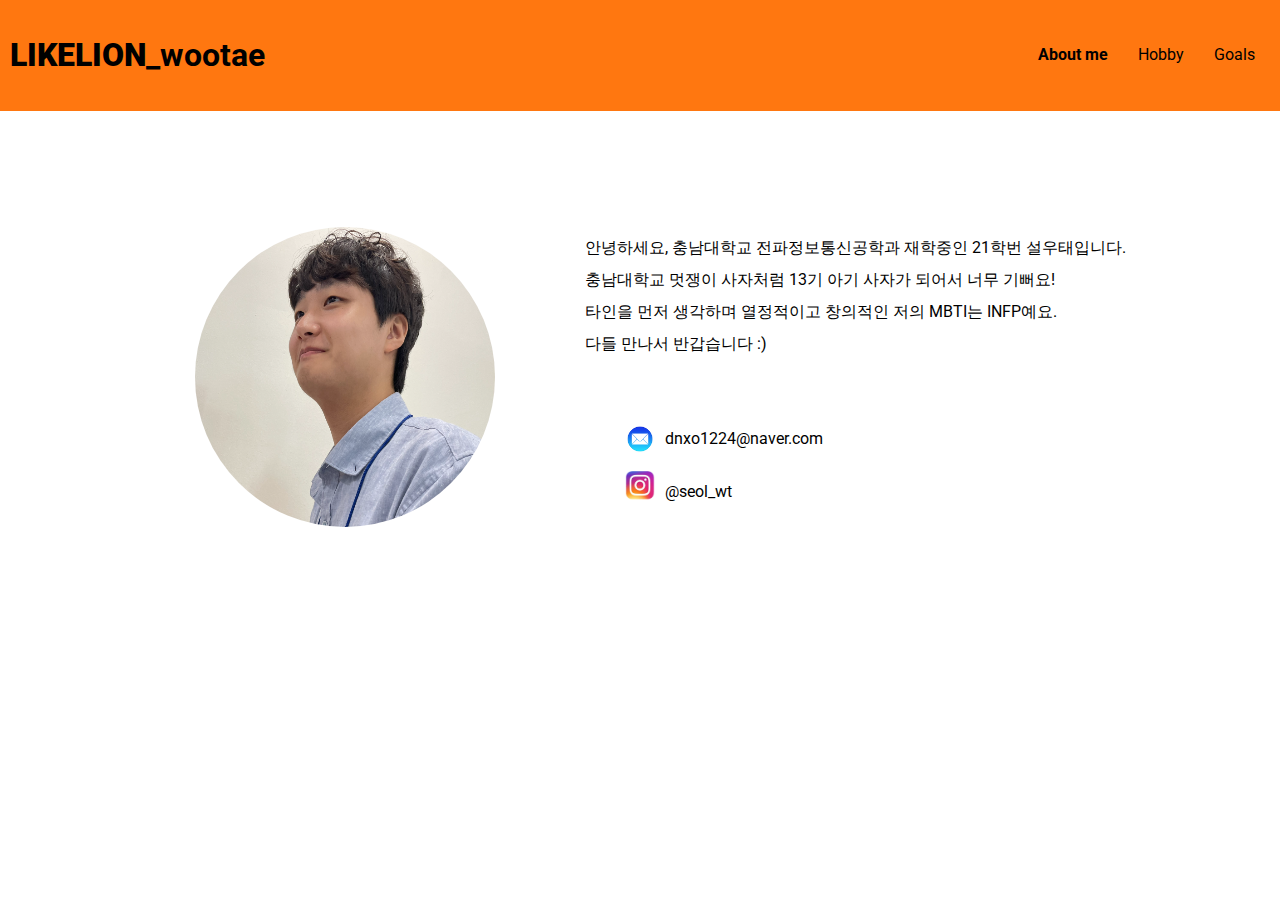
<file: index.html>
<!doctype html>
<html lang="ko">
  <head>
    <meta charset="UTF-8" />
    <meta name="viewport" content="width=device-width, initial-scale=1.0" />
    <title>[202101968] 설우태 | About me </title>
    <link rel="stylesheet" href="/assets/styles/style.css">
    <link rel="preconnect" href="https://fonts.googleapis.com">
    <link rel="preconnect" href="https://fonts.gstatic.com" crossorigin>
    <link href="https://fonts.googleapis.com/css2?family=Roboto:ital,wght@0,100..900;1,100..900&display=swap" rel="stylesheet">

  </head>

  <body>
    <header>
      <nav>
        <h1><b>LIKELION</b>_wootae</h1>
        <ul>
          <li><a href="index.html"><b>About me</b></a></li>
          <li><a href="src/pages/hobby.html">Hobby</a></li>
          <li><a href="src/pages/Goals.html">Goals</a></li>
        </ul>
      </nav>
    </header>

    <main>
      <figure class="picture"><img src="src/Image/Face_image.png" alt="안녕하세요 설우태입니다">
      </figure>
      <figcaption class="info">
        <ul>
          <li>안녕하세요, 충남대학교 전파정보통신공학과 재학중인 21학번 설우태입니다.</li>
          <li>충남대학교 멋쟁이 사자처럼 13기 아기 사자가 되어서 너무 기뻐요!</li>
          <li>타인을 먼저 생각하며 열정적이고 창의적인 저의 MBTI는 INFP예요.</li>
          <li>다들 만나서 반갑습니다 :)</li>
        </ul>
        <ul class="link">
          <li><figure class="email"><img src="src/Image/email_image.png" alt="email">
            <figcaption>dnxo1224@naver.com</figcaption></figure></li>
          <li><figure class="sns"><a href="https://www.instagram.com/seol_wt/" target="_blank"><img src="src/Image/sns_logo.png" alt="instagram"></a>
            <figcaption>@seol_wt</figcaption></figure></li>
        </ul>
      </figcaption>
    </main>

  </body>
</html>
</file>
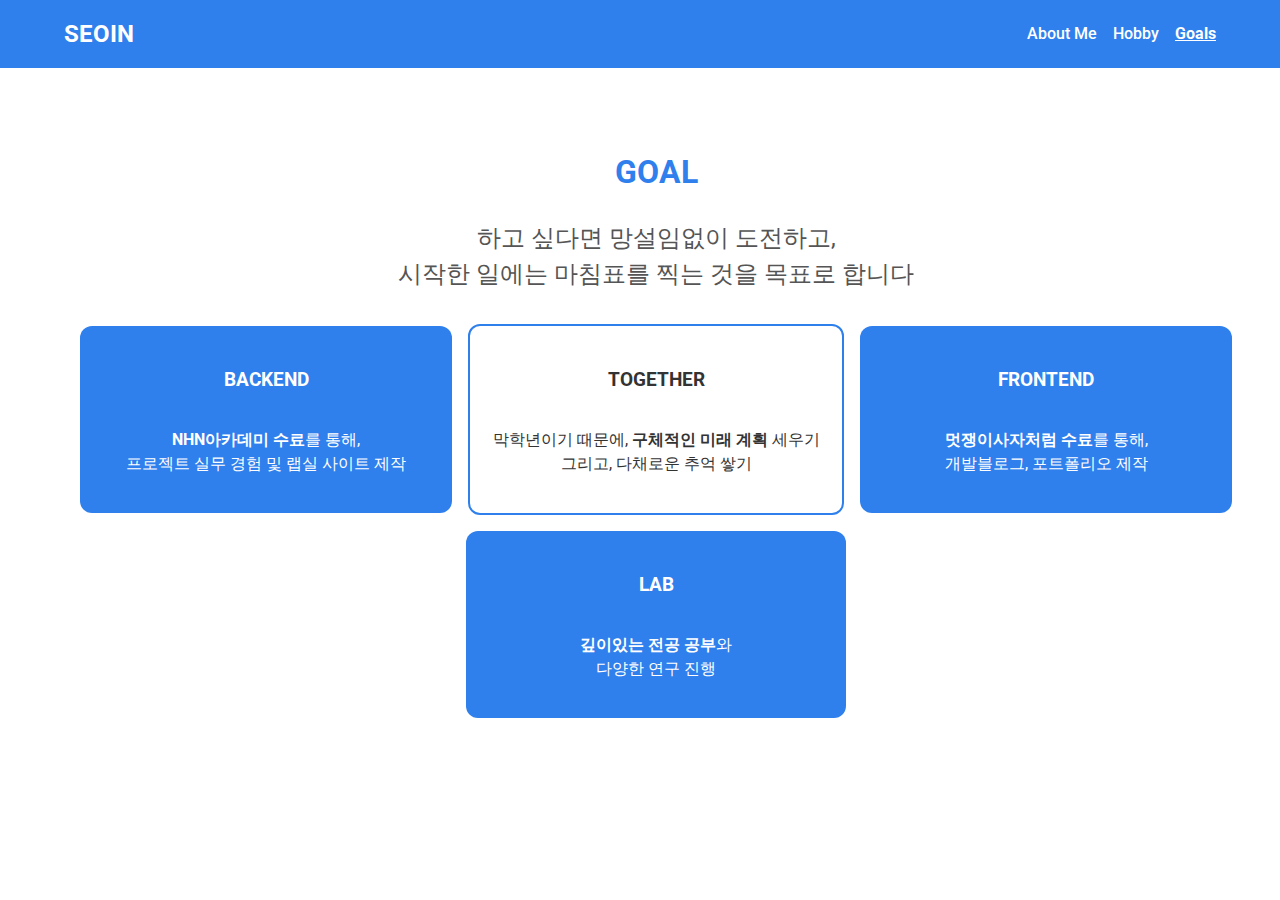
<file: src/pages/goal.html>
<!DOCTYPE html>
<html lang="ko">
<head>
  <meta charset="UTF-8"/>
  <meta name="viewport" content="width=device-width, initial-scale=1.0"/>
  <title>[202201912] 이서인 | Goals</title>

  <link rel="preconnect" href="https://fonts.googleapis.com"/>
  <link rel="preconnect" href="https://fonts.gstatic.com" crossorigin/>
  <link href="https://fonts.googleapis.com/css2?family=Roboto:wght@400;700&display=swap" rel="stylesheet"/>

  <link rel="stylesheet" href="../assets/styles/styles.css"/>
</head>
<body>
  <header class="header">
    <div class="header__inner">
      <h1 class="header__logo">SEOIN</h1>
      <nav class="nav">
        <ul class="nav__list">
          <li class="nav__item"><a href="../../index.html" class="nav__link">About Me</a></li>
          <li class="nav__item"><a href="hobby.html" class="nav__link">Hobby</a></li>
          <li class="nav__item"><a href="goal.html" class="nav__link nav__link--active">Goals</a></li>
        </ul>
      </nav>
    </div>
  </header>

  <main class="main">
    <section class="goal">
      <h2 class="goal__title">GOAL</h2>
      <p class="goal__desc">
        하고 싶다면 망설임없이 도전하고,<br>
        시작한 일에는 마침표를 찍는 것을 목표로 합니다
      </p>

      <div class="goal__grid">
        <div class="goal__item goal__item--left">
          <h3 class="goal__item-title">BACKEND</h3>
          <p class="goal__item-desc"><strong>NHN아카데미 수료</strong>를 통해, <br />프로젝트 실무 경험 및 랩실 사이트 제작</p>
        </div>

        <div class="goal__item goal__item--center">
          <h3 class="goal__item-title">TOGETHER</h3>
          <p class="goal__item-desc">막학년이기 때문에, <strong>구체적인 미래 계획</strong> 세우기<br /> 그리고, 다채로운 추억 쌓기</p>
        </div>

        <div class="goal__item goal__item--right">
          <h3 class="goal__item-title">FRONTEND</h3>
          <p class="goal__item-desc"><strong>멋쟁이사자처럼 수료</strong>를 통해, <br />개발블로그, 포트폴리오 제작</p>
        </div>
      </div>

      <div class="goal__grid goal__grid--single">
        <div class="goal__item goal__item--lab">
          <h3 class="goal__item-title">LAB</h3>
          <p class="goal__item-desc"><strong>깊이있는 전공 공부</strong>와 <br />다양한 연구 진행</p>
        </div>
      </div>
    </section>
  </main>
  
</body>
</html>
</file>
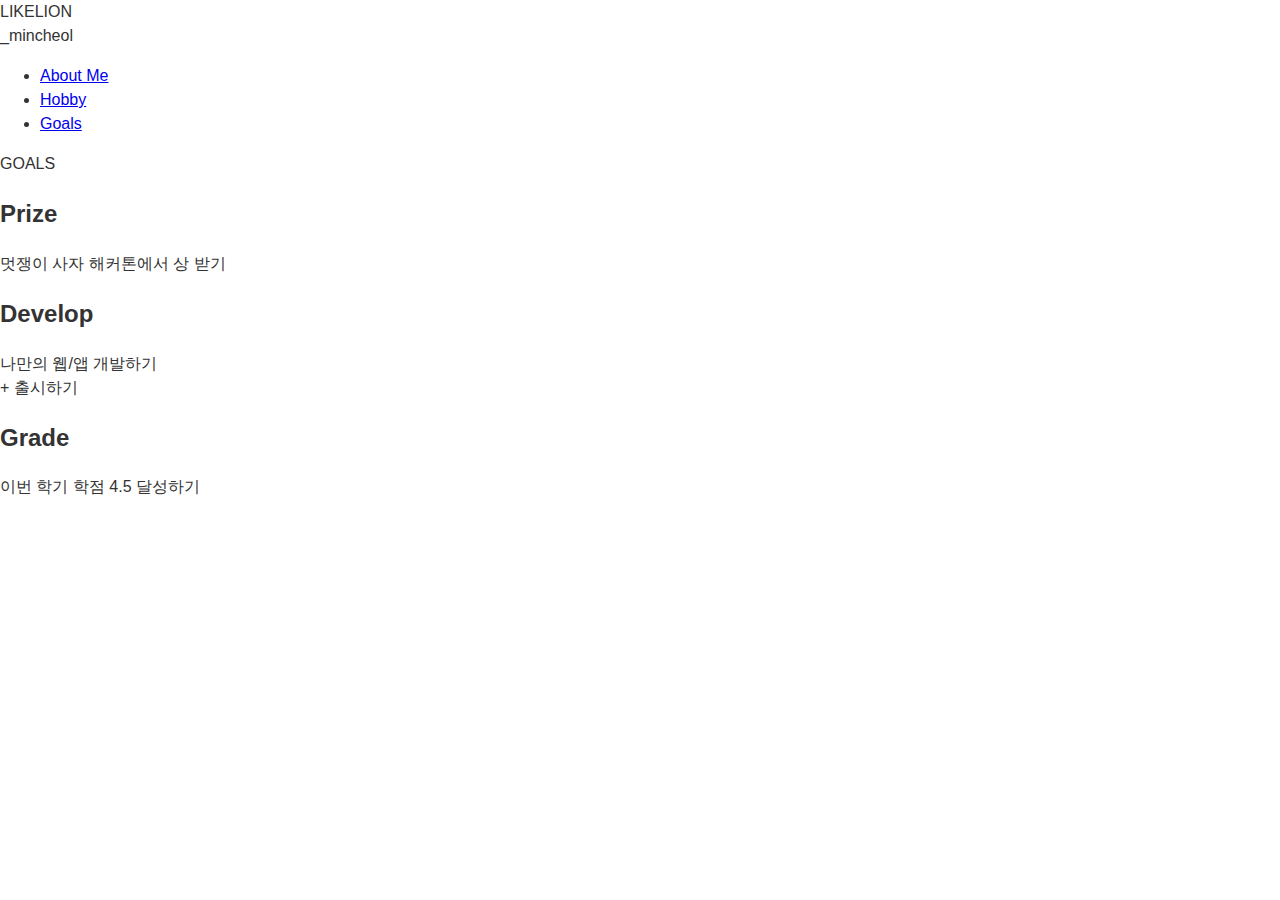
<file: src/pages/goals.html>
<!doctype html>
<html lang="ko">
  <head>
    <meta charset="UTF-8" />
    <meta name="viewport" content="width=device-width, initial-scale=1.0" />
    <link href="../assets/styles/styles.css" rel="stylesheet" type="text/css" />
    <title>[202102592] 이민철 | Goals</title>
  </head>
  <body>
    <span class="sr-only">목표들을 소개하는 페이지 입니다.</span>
    <nav class="nav-menu">
      <section class="nav-menu__logo-container">
        <div class="nav-menu__logo">LIKELION</div>
        <div class="nav-menu__name">_mincheol</div>
      </section>
      <ul class="nav-menu__button-container">
        <li><a class="nav-menu__button" href="../../index.html">About Me</a></li>
        <li><a class="nav-menu__button" href="hobby.html">Hobby</a></li>
        <li><a class="nav-menu__button nav-menu__button--active" href="goals.html">Goals</a></li>
      </ul>
    </nav>
    <header class="goals-header">GOALS</header>
    <section class = "goals-section">

      <article class = "goal-card">
        <header class="goal-card__header"><h2>Prize</h2></header>
        <p class="goal-card__content">멋쟁이 사자 해커톤에서 상 받기</p>
      </article>

      <article class = "goal-card">
        <header class="goal-card__header"><h2>Develop</h2></header>
        <p class="goal-card__content">나만의 웹/앱 개발하기 <br> + 출시하기</p>
      </article>

      <article class = "goal-card">
        <header class="goal-card__header"><h2>Grade</h2></header>
        <p class="goal-card__content">이번 학기 학점 4.5 달성하기</p>
      </article>

    </section>
  </body>
</html>
</file>
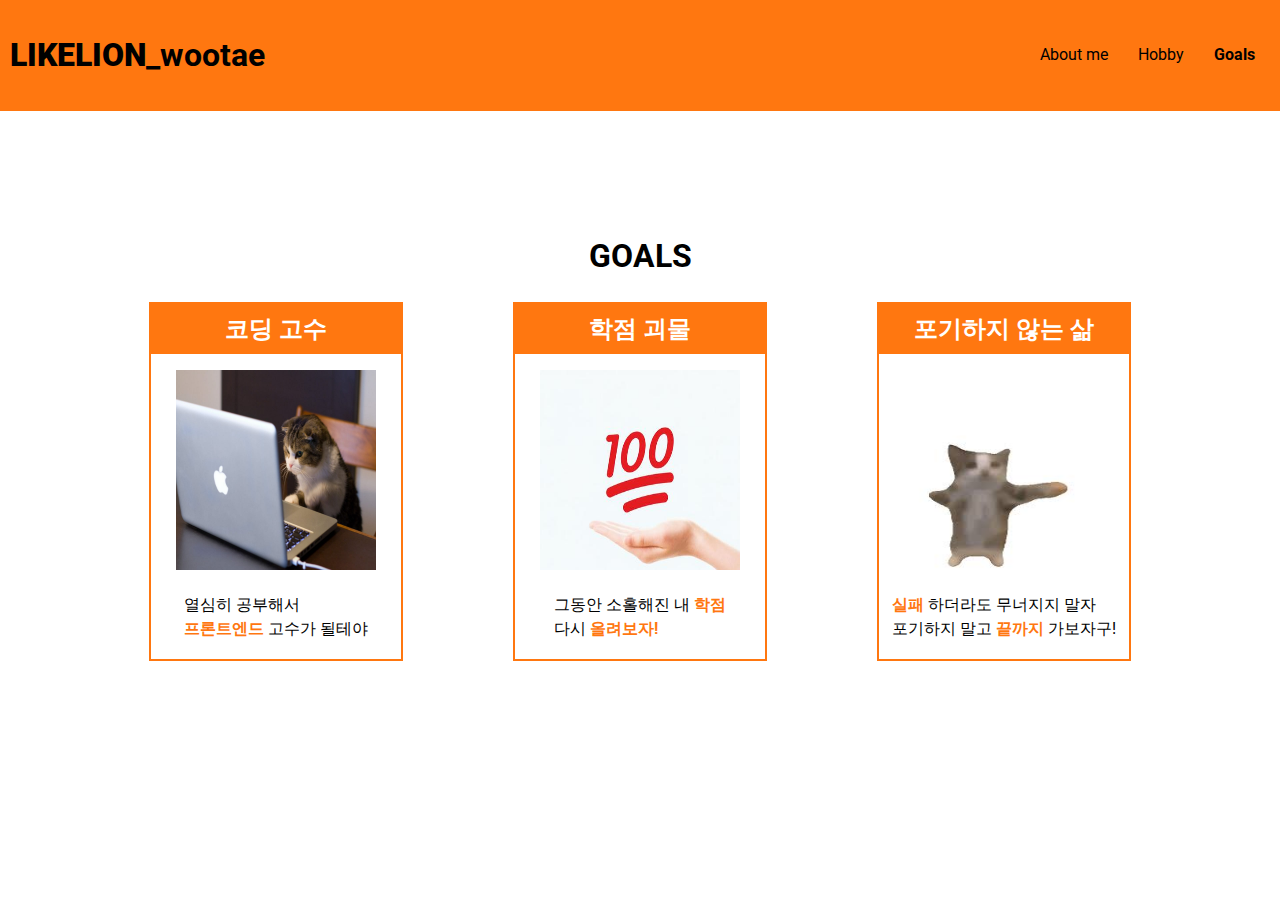
<file: src/pages/Goals.html>
<!doctype html>
<html lang="ko">
  <head>
    <meta charset="UTF-8" />
    <meta name="viewport" content="width=device-width, initial-scale=1.0" />
    <title>[202101968] 설우태 | Goals </title>
    <link rel="stylesheet" href="/assets/styles/style.css">
    <link rel="preconnect" href="https://fonts.googleapis.com">
    <link rel="preconnect" href="https://fonts.gstatic.com" crossorigin>
    <link href="https://fonts.googleapis.com/css2?family=Roboto:ital,wght@0,100..900;1,100..900&display=swap" rel="stylesheet">

  </head>
  <body>
    <header>
      <nav>
        <h1><b>LIKELION</b>_wootae</h1>
        <ul>
          <li><a href="/index.html">About me</a></li>
          <li><a href="hobby.html">Hobby</a></li>
          <li><a href="goals.html"><b>Goals</b></a></li>
        </ul>
      </nav>
    </header>
    <main id="goals_page">
      <h1>GOALS</h1>
      <article>
        <section class="goals">
            <h2 class="goals_title">코딩 고수</h2>
            <figure class="goals_pic"><img src="/src/Image/Codingcat_image.png" alt="codingcat"></figure> 
            <figcaption class="goals_info">열심히 공부해서 <br> <span class="color">프론트엔드</span> 고수가 될테야</figcaption>
        </section>

        <section class="goals">
            <h2 class="goals_title">학점 괴물</h2>
            <figure class="goals_pic"><img src="/src/Image/100_image.png" alt="100point"></figure>
            <figcaption class="goals_info">그동안 소홀해진 내 <span class="color">학점</span> <br> 다시 <span class="color">올려보자!</span></figcaption>
        </section>

        <section class="goals">
            <h2 class="goals_title">포기하지 않는 삶</h2>
            <figure class="goals_pic"><img src="/src/Image/Happycat_image.png" alt="happy life"></figure>
            <figcaption class="goals_info"> <span class="color">실패</span> 하더라도 무너지지 말자 <br> 포기하지 말고 <span class="color">끝까지</span> 가보자구! </figcaption>
        </section>
      </article>
    </main>
  </body>
</html>
</file>
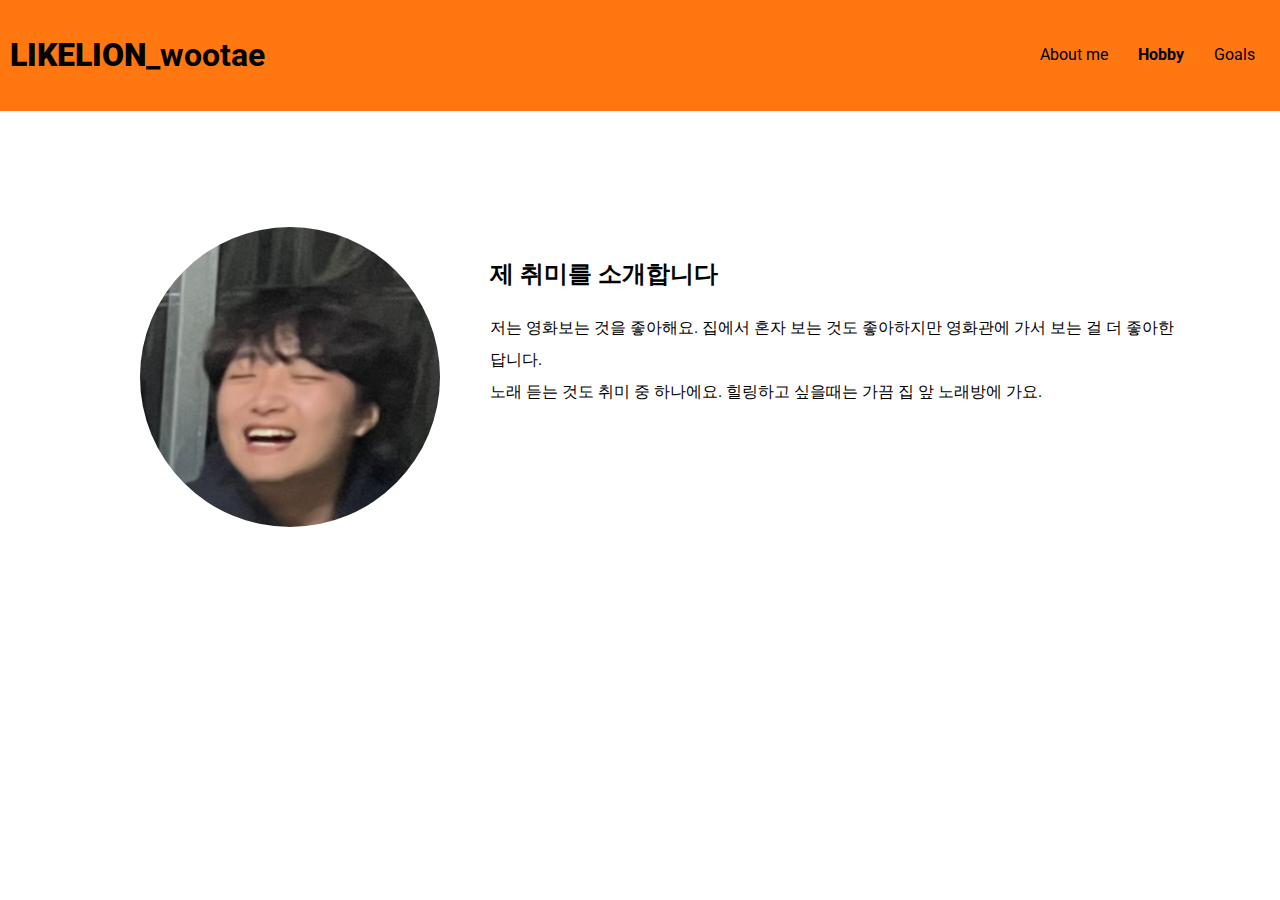
<file: src/pages/Hobby.html>
<!doctype html>
<html lang="ko">
  <head>
    <meta charset="UTF-8" />
    <meta name="viewport" content="width=device-width, initial-scale=1.0" />
    <title>[202101968] 설우태 | Hobby </title>
    <link rel="stylesheet" href="/assets/styles/style.css">
    <link rel="preconnect" href="https://fonts.googleapis.com">
    <link rel="preconnect" href="https://fonts.gstatic.com" crossorigin>
    <link href="https://fonts.googleapis.com/css2?family=Roboto:ital,wght@0,100..900;1,100..900&display=swap" rel="stylesheet">

  </head>
  <body>
    <header>
      <nav>
        <h1><b>LIKELION</b>_wootae</h1>
        <ul>
          <li><a href="/index.html">About me</a></li>
          <li><a href="hobby.html"><b>Hobby</b></a></li>
          <li><a href="goals.html">Goals</a></li>
        </ul>
      </nav>
    </header>
    <main>
      <figure class="picture"><img src="/src/Image/Happy_hobby.jpg" alt="행복한 나">
      </figure>
      <figcaption class="hobby_info">
        <h2>제 취미를 소개합니다</h2>
        <ul>
          <li>저는 영화보는 것을 좋아해요. 집에서 혼자 보는 것도 좋아하지만 영화관에 가서 보는 걸 더 좋아한답니다.</li>
          <li>노래 듣는 것도 취미 중 하나에요. 힐링하고 싶을때는 가끔 집 앞 노래방에 가요.</li>
        </ul>
      </figcaption>
      
    </main>

  </body>
</html>
</file>
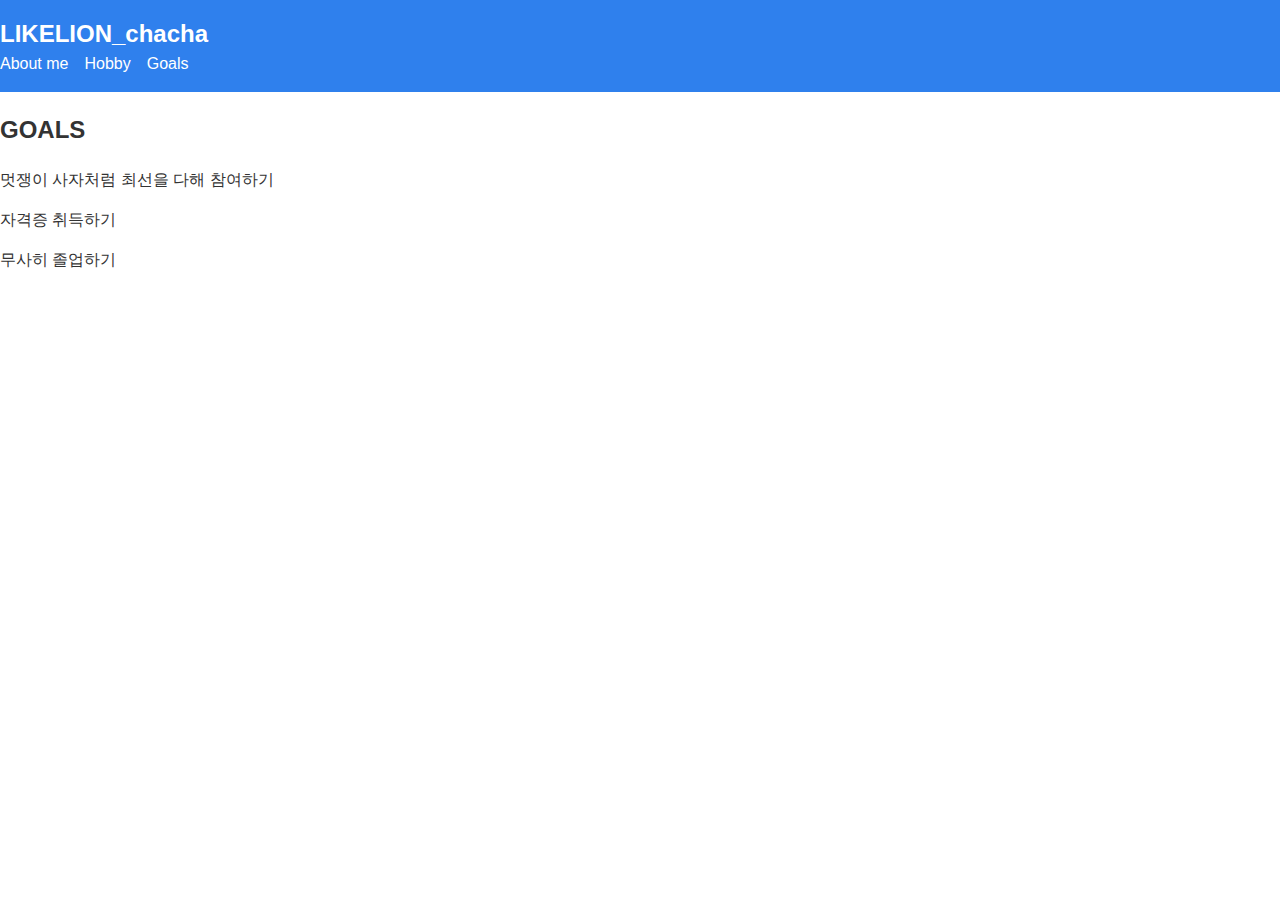
<file: src/assets/pages/goals.html>
<!DOCTYPE html>
<html lang="ko">
<head>
    <meta charset="UTF-8">
    <meta name="viewport" content="width=device-width, initial-scale=1.0">
    <title>[202100762] 최지호 | Goals</title>
    <link rel="stylesheet" href="../../assets/styles/styles.css">
</head>
<body>
    <header class="header">
        <h1 class="header__logo">LIKELION_<span class="header__username">chacha</span></h1>
        <nav class="nav">
            <ul class="nav__list">
                <li class="nav__item"><a href="../../index.html" class="nav__link">About me</a></li>
                <li class="nav__item"><a href="hobby.html" class="nav__link">Hobby</a></li>
                <li class="nav__item"><a href="goals.html" class="nav__link">Goals</a></li>
            </ul>
        </nav>
    </header>
    
    <main class="goals">
        <section class="goals__content">
            <h2 class="goals__title">GOALS</h2>
            <div class="goals__list">
                <div class="goals__item"><p>멋쟁이 사자처럼 최선을 다해 참여하기</p></div>
                <div class="goals__item"><p>자격증 취득하기</p></div>
                <div class="goals__item"><p>무사히 졸업하기</p></div>
            </div>
        </section>
    </main>
</body>
</html>
</file>
<file: assets/styles/style.css>
/* 공통 css */

body {
  font-family: 'Roboto', sans-serif;
  line-height: 1.5;
}

.sr-only {
  position: absolute;
  width: 1px; 
  height: 1px; 
  margin: -1px; 
  padding: 0; 
  overflow: hidden; 
  clip: rect(0, 0, 0, 0); 
  border: 0;
}

header {
    background-color : #ff7710;
    padding: 10px;
  }
body {
  margin: 0;
}
nav {
    display: flex;
    align-items: center;
  }

nav ul {
    list-style: none;
    display: flex;
    margin-left: auto;  
  }
  
nav a {
    
    text-decoration: none;
    color: black;
    margin: 0 15px;
  }

main {
  
    display: flex;
    align-content: center;
    align-items: center;
    justify-content: center;
    padding : 100px;
}
/*  -----------------------  
    index.html's CSS
    -----------------------
*/

.picture img{
  width: 300px;
  height: 300px;
  margin-right: 10px;
  border-radius: 50%;
}

.email, .sns {
  display: flex;
  align-items: center;
  gap: 10px;
}

.email img, .sns img{
  width: 30px;
}

.info {
  display: flex;
  flex-direction: column; 
  align-items: flex-start; 
  gap: 15px; 
}

li{
  list-style: none;
  line-height: 200%;
}

/*  -----------------------  
    Hobby.html's CSS
    -----------------------
*/
.hobby_info{
  padding-bottom: 100px;
}

.hobby_info ul{
    list-style: none;
    line-height: 200%;
    padding-left: 0;
}
/*  -----------------------  
    Goals.html's CSS
    -----------------------
*/

#goals_page {
  display: flex;
  flex-direction: column;
  justify-content: flex-start;
}

article {
  display: flex;
  flex-direction: row;
}
section {
  display: flex;
  flex-direction: column;
  align-items: center;
  width: 250px;
  height: 355px;
  margin: 0px 55px;
  border: 2px solid #FF7710;
}

.goals_title{
  margin: 0px;
  width: 250px;
  height: 50px;
  line-height: 50px;
  text-align: center;
  background-color: #FF7710;
  color: white;
}
.goals_pic img{
  
    width: 200px;
    height: 200px;
}

.color {
  font-weight: bold;
  color :#FF7710;
}
</file>
<file: src/assets/styles/styles.css>
* {
  box-sizing: border-box;
}

html, body {
  margin: 0;
  padding: 0;
}

body {
  font-family: 'Roboto', sans-serif;
  color: #333;
  line-height: 1.5;
}

.sr-only {
  position: absolute;
  width: 1px; 
  height: 1px; 
  margin: -1px; 
  padding: 0; 
  overflow: hidden; 
  clip: rect(0, 0, 0, 0); 
  border: 0;
}

.header {
  background: #2F80ED;
  padding: 1rem 0;
}
.header__inner {
  width: 90%;
  max-width: 1200px;
  margin: 0 auto;
  display: flex;
  align-items: center;
  justify-content: space-between;
}
.header__logo {
  margin: 0;
  font-size: 1.5rem;
  font-weight: bold;
  color: #ffffff; 
}
.nav__list {
  list-style: none;
  display: flex;
  gap: 1rem;
  margin: 0;
  padding: 0;
}
.nav__link {
  text-decoration: none;
  color: #ffffff;
  font-weight: 500;
}
.nav__link--active {
  color: #ffffff;
  font-weight: bold;
  text-decoration: underline;
}

.main {
  width: 90%;
  max-width: 1200px;
  margin: 5rem;
}

.highlight {
  color: #2F80ED;
  font-weight: bold;
}

/* ----- Main Section ----- */
.hello {
  display: flex;
  align-items: center;
  justify-content: space-between;
  gap: 1rem;
}

.hello__right {
  flex: 1.1;
  margin-left: -2rem;
  display: flex;
  justify-content: column;
  align-items: center;
}

.hello__image-wrap {
  flex: 0.9;
  margin-left: 20rem; 
  display: flex;
  align-items: center;
}


.hello__image {
  max-width: 250px;
  width: 100%;
  border-radius: 50%;
}

.hello__content {
  display: flex;
  flex-direction: column;
  align-items: flex-start; 
  max-width: 500px; 
}

.hello__title {
  margin-top: 0;
  font-size: 1.75rem;
  margin-bottom: 0.5rem;
}

.hello__desc {
  margin: 0.5rem 0 1rem 0;
  line-height: 1.6;
}

.hello__info-list {
  list-style: none;
  margin: 0;
  padding: 0;
}

.hello__info-item + .hello__info-item {
  margin-top: 0.25rem;
}

.social {
  margin-top: 1.5rem; 
  width: 100%; 
  display: flex;
}

.social__list {
  display: flex;
  gap: 0.75rem;
  list-style: none;
  padding: 0;
  margin: 0;
}

.social__icon {
  width: 40px;
  height: 40px;
}

/* ----- Hobby Section ----- */
.hobby {
  text-align: center;
}

.hobby__title {
  font-size: 2rem;
  font-weight: 700;
  color: #2F80ED;
  margin-bottom: 0.3rem;
}

.hobby__desc {
  font-size: 1.1rem;
  color: #333;
  margin-bottom: 1.5rem;
}

.hobby__grid {
  display: grid;
  grid-template-columns: repeat(2, 1fr);
  gap: 0.75rem;
  max-width: 700px; 
  margin: 0 auto;
}

.hobby__item {
  background: #555;
  color: white;
  padding: 1rem;
  border-radius: 12px;
  text-align: center;
  display: flex;
  flex-direction: column;
  align-items: center;
  justify-content: center;
}

.hobby__image {
  width: 300px;
  height: 270px;
  object-fit: cover;
  border-radius: 10px;
  margin-bottom: 0.5rem;
}

.hobby__item-title {
  font-size: 1.5rem;
  font-weight: bold;
  margin-bottom: 0.3rem;
}

.hobby__item-desc {
  font-size: 1rem;
  margin-bottom: 1rem;
}

.hobby__item-desc {
  font-size: 1rem;
  margin-bottom: 1rem;
}

/* ----- Goals Section ----- */
.goal {
  text-align: center;
}

.goal__title {
  font-size: 2rem;
  font-weight: 700;
  color: #2F80ED;
  margin-bottom: 0.5rem;
}
.goal__desc {
  font-size: 1.5rem;
  color: #555;
  margin-bottom: 2rem;
}

.goal__grid {
  display: flex;
  gap: 1rem;
  justify-content: center;
  align-items: center;
}

.goal__item {
  flex: 1;
  padding: 1.3rem;
  border-radius: 12px;
  text-align: center;
  color: white;
  display: flex;
  flex-direction: column;
  align-items: center;
  justify-content: center;
}

.goal__item--left {
  background: #2F80ED;
}

.goal__item--center {
  background: white;
  color: #333;
  border: 2px solid #2F80ED;
}

.goal__item--right {
  background: #2F80ED;
}

.goal__grid--single {
  margin-top: 1rem;
  display: flex;
  justify-content: center;
  width: 100%; 
}

.goal__item--lab {
  flex: 1; 
  max-width: 33%;
  background: #2F80ED;
  color: white;
  padding: rem;
  border-radius: 12px;
  text-align: center;
  display: flex;
  flex-direction: column;
  align-items: center;
  justify-content: center;
}
</file>
